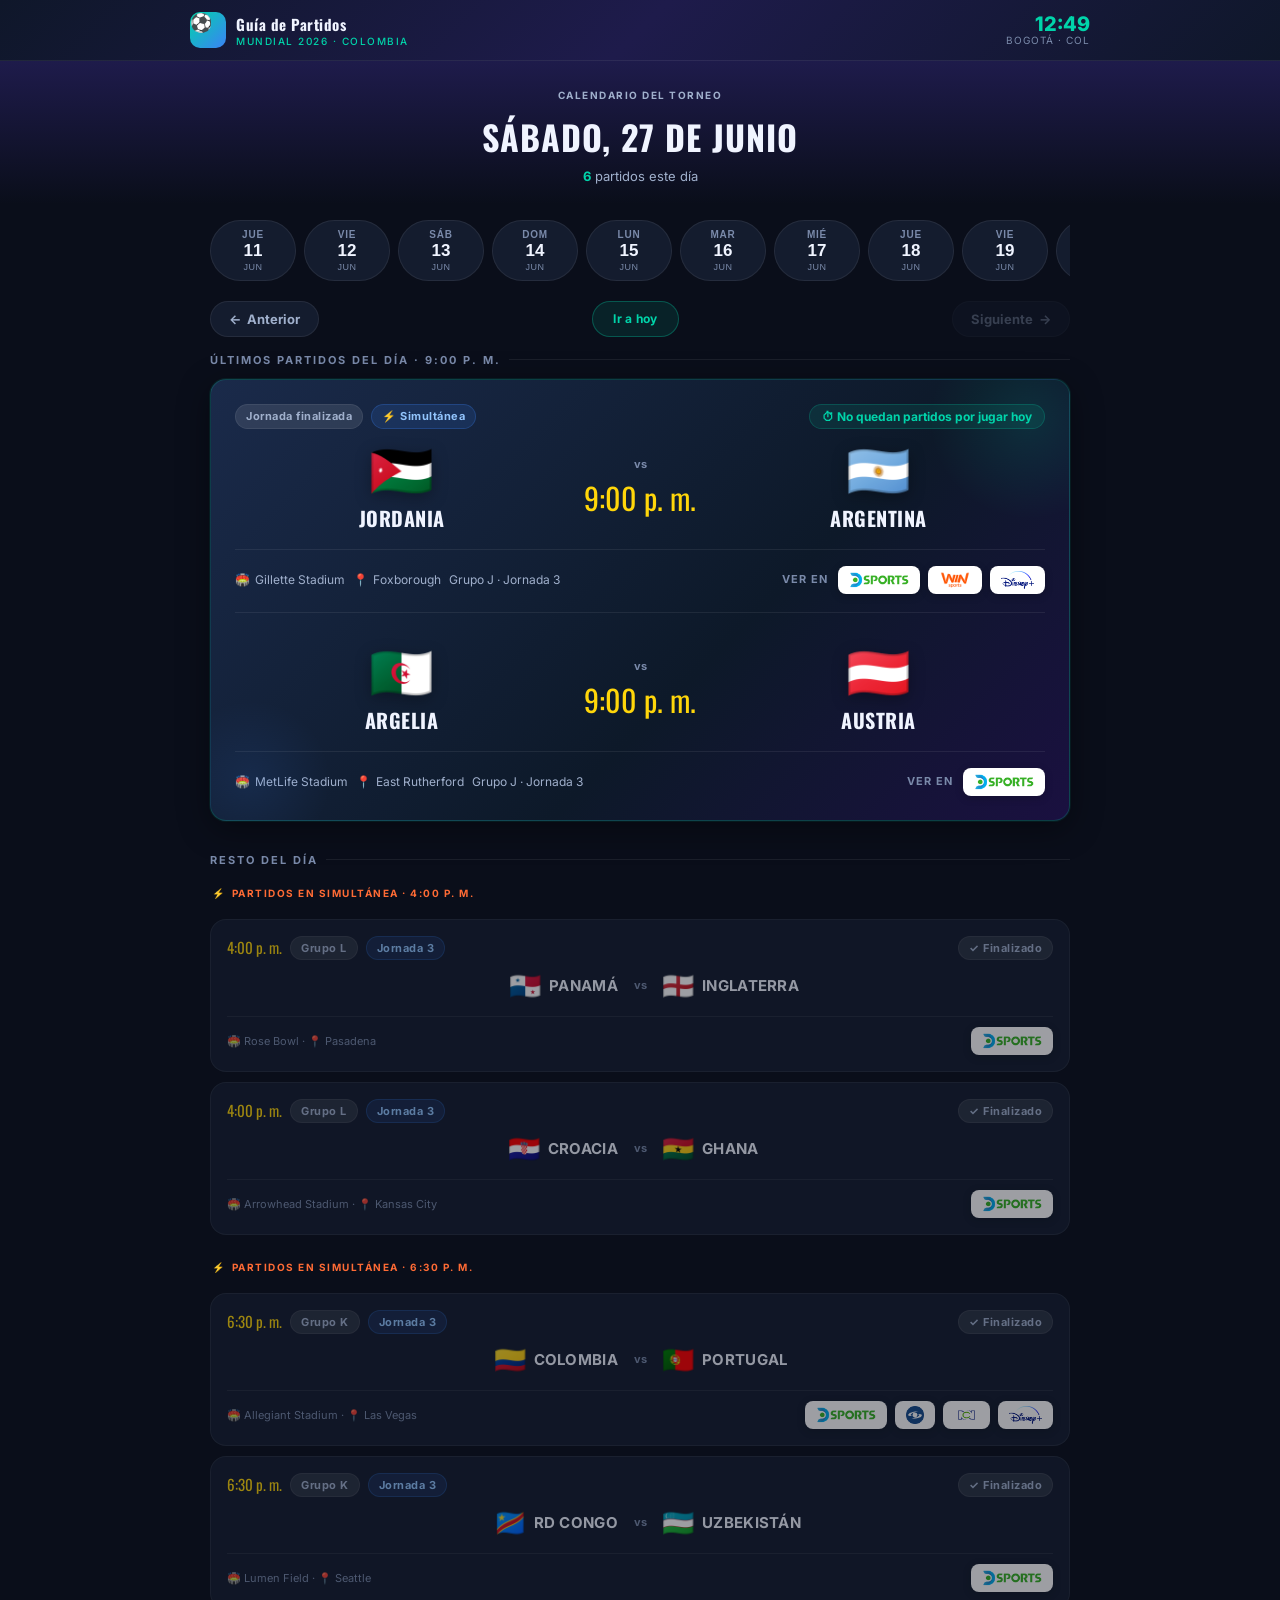
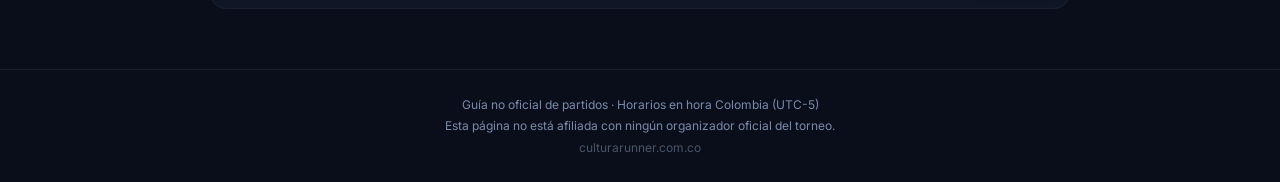
<file: index.html>
<!DOCTYPE html>
<html lang="es">
<head>
  <meta charset="UTF-8">
  <meta name="viewport" content="width=device-width, initial-scale=1.0">
  <title>Guía de Partidos 2026 · Colombia</title>
  <meta name="description" content="Guía visual de partidos del torneo internacional 2026. Horarios en hora Colombia, canales y plataformas.">
  <link rel="icon" href='data:image/svg+xml,<svg xmlns="http://www.w3.org/2000/svg" viewBox="0 0 64 64"><text y="52" font-size="52">⚽</text></svg>'>
  <link rel="preconnect" href="https://fonts.googleapis.com">
  <link rel="preconnect" href="https://fonts.gstatic.com" crossorigin>
  <link href="https://fonts.googleapis.com/css2?family=Inter:wght@400;500;600;700;800;900&family=Oswald:wght@600;700&display=swap" rel="stylesheet">
  <link rel="stylesheet" href="styles.css">
</head>
<body>
  <a class="skip-link" href="#mainContent">Saltar al contenido principal</a>

  <header class="header" aria-label="Encabezado principal">
    <div class="header-inner">
      <div class="logo-area">
        <div class="logo-icon" aria-hidden="true">⚽</div>
        <div>
          <p class="logo-text">Guía de Partidos</p>
          <p class="logo-sub">Mundial 2026 · Colombia</p>
        </div>
      </div>
      <div class="clock-area" aria-live="polite" aria-atomic="true">
        <p class="clock-time" id="clockTime">--:--</p>
        <p class="clock-label">Bogotá · COL</p>
      </div>
    </div>
  </header>

  <section class="hero" aria-labelledby="heroDate">
    <p class="eyebrow">Calendario del torneo</p>
    <h1 class="hero-date" id="heroDate">Cargando...</h1>
    <p class="hero-count" id="heroCount" aria-live="polite"></p>
  </section>

  <nav class="day-nav" aria-label="Navegación por fechas">
    <div class="day-nav-scroll" id="dayNav" role="tablist" aria-label="Días disponibles"></div>
  </nav>

  <section class="nav-buttons" aria-label="Controles de navegación">
    <button class="btn-nav" id="btnPrev" type="button">
      <span class="arrow" aria-hidden="true">←</span>
      <span>Anterior</span>
    </button>
    <div class="scroll-pill">
      <button class="today-btn" id="btnToday" type="button">Ir a hoy</button>
    </div>
    <button class="btn-nav" id="btnNext" type="button">
      <span>Siguiente</span>
      <span class="arrow" aria-hidden="true">→</span>
    </button>
  </section>

  <main class="main" id="mainContent" tabindex="-1" aria-live="polite"></main>

  <footer class="footer">
    <p>Guía no oficial de partidos · Horarios en hora Colombia (UTC-5)</p>
    <p>Esta página no está afiliada con ningún organizador oficial del torneo.</p>
    <p class="footer-site">culturarunner.com.co</p>
  </footer>

  <script src="app.js?v=2" defer></script>
</body>
</html>
</file>
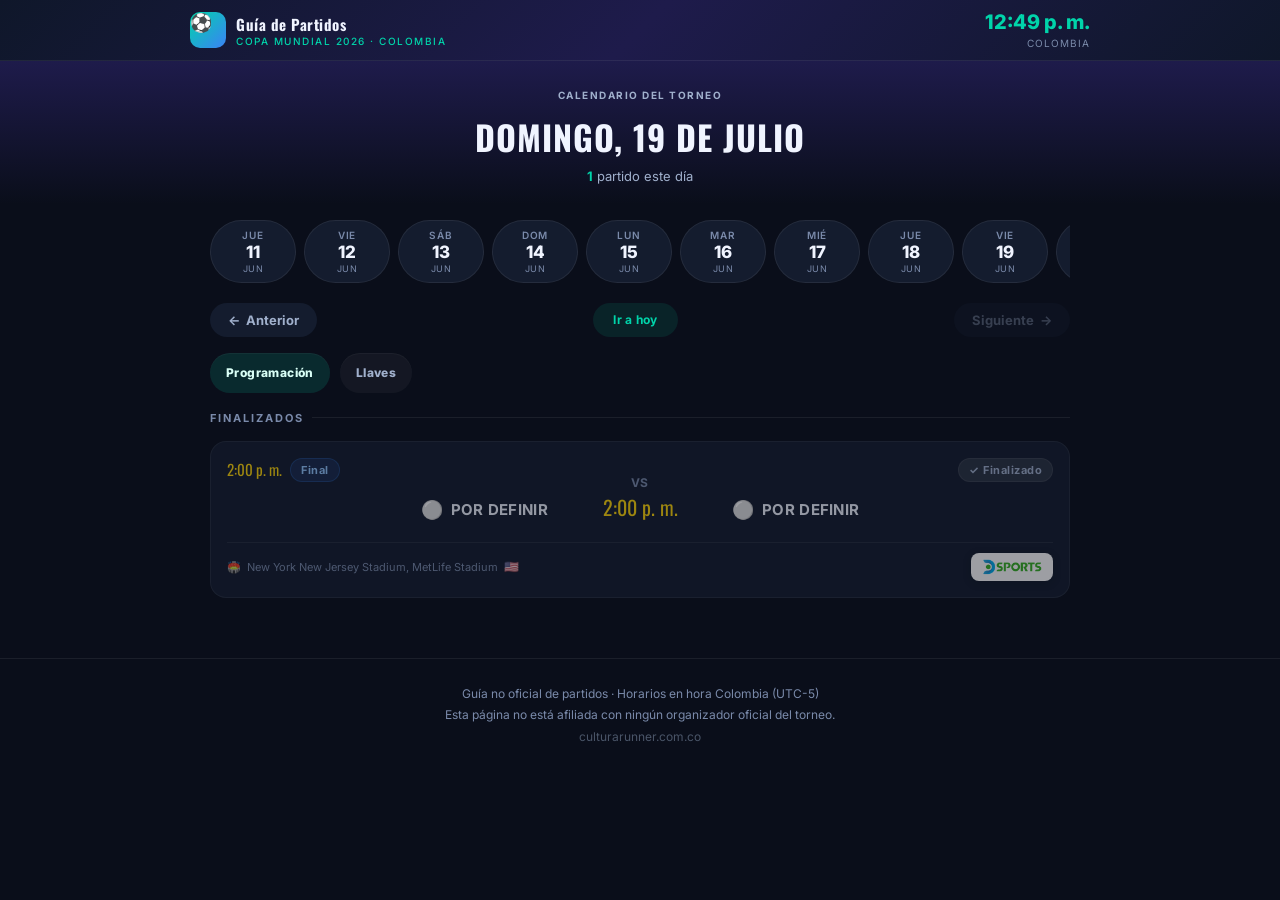
<file: site/index.html>
<!DOCTYPE html>
<html lang="es">
<head>
  <meta charset="UTF-8">
  <meta name="viewport" content="width=device-width, initial-scale=1.0">
  <title>Guía de Partidos 2026 · Colombia</title>
  <meta name="description" content="Guía visual de partidos del torneo internacional 2026. Horarios en hora Colombia, canales y plataformas.">
  <link rel="icon" href='data:image/svg+xml,<svg xmlns="http://www.w3.org/2000/svg" viewBox="0 0 64 64"><text y="52" font-size="52">⚽</text></svg>'>
  <link rel="preconnect" href="https://fonts.googleapis.com">
  <link rel="preconnect" href="https://fonts.gstatic.com" crossorigin>
  <link href="https://fonts.googleapis.com/css2?family=Inter:wght@400;500;600;700;800;900&family=Oswald:wght@600;700&display=swap" rel="stylesheet">
  <link rel="stylesheet" href="styles.css?v=20">
</head>
<body>
  <a class="skip-link" href="#mainContent">Saltar al contenido principal</a>

  <header class="header" aria-label="Encabezado principal">
    <div class="header-inner">
      <div class="logo-area">
        <div class="logo-icon" aria-hidden="true">⚽</div>
        <div>
          <p class="logo-text">Guía de Partidos</p>
          <p class="logo-sub">Copa Mundial 2026 · Colombia</p>
        </div>
      </div>
      <div class="clock-area" aria-live="polite" aria-atomic="true">
        <p class="clock-time" id="clockTime">--:--</p>
        <p class="clock-label">Colombia</p>
      </div>
    </div>
  </header>

  <section class="hero" aria-labelledby="heroDate">
    <p class="eyebrow">Calendario del torneo</p>
    <h1 class="hero-date" id="heroDate">Cargando...</h1>
    <p class="hero-count" id="heroCount" aria-live="polite"></p>
  </section>

  <nav class="day-nav" aria-label="Navegación por fechas">
    <div class="day-nav-scroll" id="dayNav" role="tablist" aria-label="Días disponibles"></div>
  </nav>

  <section class="nav-buttons" aria-label="Controles de navegación">
    <button class="btn-nav" id="btnPrev" type="button">
      <span class="arrow" aria-hidden="true">←</span>
      <span>Anterior</span>
    </button>
    <div class="scroll-pill">
      <button class="today-btn" id="btnToday" type="button">Ir a hoy</button>
    </div>
    <button class="btn-nav" id="btnNext" type="button">
      <span>Siguiente</span>
      <span class="arrow" aria-hidden="true">→</span>
    </button>
  </section>

  <section class="view-tabs" aria-label="Cambiar vista">
    <button class="view-tab is-active" id="btnScheduleView" type="button">Programación</button>
    <button class="view-tab" id="btnKnockoutView" type="button">Llaves</button>
  </section>

  <main class="main" id="mainContent" tabindex="-1" aria-live="polite"></main>

  <footer class="footer">
    <p>Guía no oficial de partidos · Horarios en hora Colombia (UTC-5)</p>
    <p>Esta página no está afiliada con ningún organizador oficial del torneo.</p>
    <p class="footer-site">culturarunner.com.co</p>
  </footer>

  <script src="config.js?v=1"></script>
  <script src="app.js?v=46" defer></script>
</body>
</html>
</file>
<file: styles.css>
:root {
  --bg: #0a0e1a;
  --bg2: #111827;
  --card: #141c2e;
  --card2: #1e2a40;
  --border: rgba(255, 255, 255, 0.07);
  --accent: #00d4aa;
  --accent2: #ff6b35;
  --accent3: #ffd60a;
  --blue: #3b82f6;
  --text: #f0f4ff;
  --muted: #7a8aaa;
  --muted2: #a0b0cc;
  --radius: 16px;
  --shadow: 0 8px 32px rgba(0, 0, 0, 0.4);
}

* {
  box-sizing: border-box;
}

html {
  scroll-behavior: smooth;
}

body {
  margin: 0;
  min-height: 100vh;
  overflow-x: hidden;
  font-family: "Inter", sans-serif;
  background: var(--bg);
  color: var(--text);
}

button,
a {
  -webkit-tap-highlight-color: transparent;
}

button:focus-visible,
a:focus-visible {
  outline: 3px solid var(--accent3);
  outline-offset: 3px;
}

.skip-link {
  position: absolute;
  left: 16px;
  top: -48px;
  z-index: 1000;
  padding: 10px 14px;
  border-radius: 999px;
  background: #fff;
  color: #111;
  font-weight: 700;
  text-decoration: none;
}

.skip-link:focus {
  top: 16px;
}

.header {
  position: sticky;
  top: 0;
  z-index: 100;
  padding: 0 20px;
  border-bottom: 1px solid var(--border);
  background: linear-gradient(135deg, #0f172a 0%, #1e1b4b 50%, #0f172a 100%);
  backdrop-filter: blur(20px);
}

.header-inner,
.day-nav,
.nav-buttons,
.main {
  max-width: 900px;
  margin: 0 auto;
}

.header-inner {
  display: flex;
  align-items: center;
  justify-content: space-between;
  min-height: 60px;
  gap: 16px;
}

.logo-area,
.fc-team,
.fc-vs,
.fc-info-item,
.badge-row,
.mc-team,
.ch-badge,
.section-label {
  display: flex;
  align-items: center;
}

.logo-area {
  gap: 10px;
}

.logo-icon {
  width: 36px;
  height: 36px;
  justify-content: center;
  border-radius: 10px;
  background: linear-gradient(135deg, var(--accent), var(--blue));
  font-size: 18px;
}

.logo-text,
.logo-sub,
.clock-time,
.clock-label,
.eyebrow,
.hero-date,
.hero-count,
.section-label,
.footer p {
  margin: 0;
}

.logo-text,
.hero-date,
.fc-team-name,
.fc-time,
.mc-time-badge {
  font-family: "Oswald", sans-serif;
}

.logo-text {
  font-size: 15px;
  font-weight: 700;
  letter-spacing: 0.5px;
}

.logo-sub,
.eyebrow {
  font-size: 10px;
  letter-spacing: 1.5px;
  text-transform: uppercase;
}

.logo-sub {
  color: var(--accent);
  font-weight: 500;
}

.clock-area {
  text-align: right;
}

.clock-time {
  font-size: 20px;
  font-weight: 800;
  line-height: 1;
  color: var(--accent);
}

.clock-label {
  font-size: 10px;
  color: var(--muted);
  text-transform: uppercase;
  letter-spacing: 1px;
}

.hero {
  padding: 28px 20px 20px;
  text-align: center;
  background: linear-gradient(180deg, #1e1b4b 0%, var(--bg) 100%);
}

.eyebrow {
  margin-bottom: 10px;
  color: var(--muted2);
  font-weight: 700;
}

.hero-date {
  font-size: clamp(24px, 5vw, 34px);
  letter-spacing: 1px;
  text-transform: uppercase;
}

.hero-count {
  margin-top: 6px;
  font-size: 13px;
  color: var(--muted2);
}

.hero-count strong {
  color: var(--accent);
}

.day-nav {
  padding: 16px 20px 8px;
}

.day-nav-scroll {
  display: flex;
  gap: 8px;
  overflow-x: auto;
  padding-bottom: 4px;
  scrollbar-width: none;
  scroll-snap-type: x mandatory;
}

.day-nav-scroll::-webkit-scrollbar {
  display: none;
}

.day-chip {
  flex-shrink: 0;
  min-width: 86px;
  padding: 8px 14px;
  border: 1.5px solid var(--border);
  border-radius: 999px;
  background: var(--card);
  color: inherit;
  cursor: pointer;
  text-align: center;
  scroll-snap-align: start;
  transition: all 0.2s ease;
}

.day-chip:hover,
.day-chip[aria-selected="true"] {
  border-color: var(--accent);
  background: var(--card2);
}

.day-chip[aria-selected="true"] {
  box-shadow: 0 0 16px rgba(0, 212, 170, 0.35);
}

.day-chip[aria-selected="true"] .dc-day,
.day-chip[aria-selected="true"] .dc-num,
.day-chip[aria-selected="true"] .dc-mes {
  color: #fff;
}

.dc-day,
.dc-mes {
  text-transform: uppercase;
  display: block;
}

.dc-day {
  font-size: 10px;
  color: var(--muted);
  letter-spacing: 0.8px;
  font-weight: 600;
}

.dc-num {
  display: block;
  margin: 2px 0 1px;
  font-size: 17px;
  font-weight: 800;
  line-height: 1.1;
}

.dc-mes {
  font-size: 9px;
  color: var(--muted);
  letter-spacing: 0.5px;
}

.dc-today {
  display: inline-flex;
  align-items: center;
  justify-content: center;
  margin-top: 5px;
  padding: 2px 7px;
  border-radius: 999px;
  background: rgba(0, 212, 170, 0.12);
  color: var(--accent);
  font-size: 8px;
  font-weight: 800;
  letter-spacing: 0.9px;
  text-transform: uppercase;
}

.day-chip[aria-selected="true"] .dc-today {
  background: rgba(255, 255, 255, 0.22);
  color: #fff;
}

.nav-buttons {
  display: flex;
  justify-content: space-between;
  gap: 10px;
  padding: 8px 20px 16px;
}

.btn-nav,
.today-btn {
  border-radius: 999px;
  font-family: inherit;
  font-weight: 700;
  cursor: pointer;
  transition: all 0.2s ease;
}

.btn-nav {
  display: flex;
  align-items: center;
  gap: 6px;
  padding: 9px 18px;
  border: 1.5px solid var(--border);
  background: var(--card);
  color: var(--muted2);
  font-size: 13px;
}

.btn-nav:hover:not(:disabled),
.today-btn:hover {
  border-color: var(--accent);
  background: var(--card2);
  color: var(--accent);
}

.btn-nav:disabled {
  opacity: 0.3;
  cursor: default;
}

.scroll-pill {
  display: flex;
  justify-content: center;
}

.today-btn {
  padding: 7px 20px;
  border: 1px solid rgba(0, 212, 170, 0.3);
  background: rgba(0, 212, 170, 0.1);
  color: var(--accent);
  font-size: 12px;
  letter-spacing: 0.3px;
}

.main {
  padding: 0 20px 60px;
}

.content-stack,
.matches-list,
.fc-info-left,
.fc-channels,
.mc-channels,
.fc-badges,
.mc-meta {
  display: flex;
  flex-wrap: wrap;
}

.content-stack,
.matches-list {
  flex-direction: column;
}

.content-stack {
  gap: 32px;
}

.matches-list {
  gap: 16px;
  margin-top: 10px;
}

.featured-wrap {
  display: flex;
  flex-direction: column;
  gap: 12px;
}

.section-label {
  gap: 8px;
  font-size: 11px;
  font-weight: 700;
  letter-spacing: 2px;
  text-transform: uppercase;
  color: var(--muted);
}

.section-label::after {
  content: "";
  flex: 1;
  height: 1px;
  background: var(--border);
}

.featured-card,
.match-card,
.empty-state,
.no-featured {
  border-radius: var(--radius);
}

.featured-card {
  position: relative;
  overflow: hidden;
  padding: 24px;
  border: 1px solid rgba(0, 212, 170, 0.2);
  background: linear-gradient(135deg, #1a2a4a 0%, #0d1929 60%, #1a1040 100%);
  box-shadow: var(--shadow), 0 0 0 1px rgba(0, 212, 170, 0.1);
}

.featured-card::before,
.featured-card::after {
  content: "";
  position: absolute;
  pointer-events: none;
}

.featured-card::before {
  top: -60px;
  right: -60px;
  width: 200px;
  height: 200px;
  background: radial-gradient(circle, rgba(0, 212, 170, 0.12) 0%, transparent 70%);
}

.featured-card::after {
  bottom: -40px;
  left: -40px;
  width: 160px;
  height: 160px;
  background: radial-gradient(circle, rgba(59, 130, 246, 0.1) 0%, transparent 70%);
}

.fc-top,
.fc-info,
.mc-top,
.mc-bottom {
  display: flex;
  justify-content: space-between;
  gap: 10px;
  flex-wrap: wrap;
}

.fc-badges,
.mc-meta,
.fc-info-left,
.fc-channels,
.mc-channels {
  gap: 8px;
}

.badge {
  display: inline-flex;
  align-items: center;
  padding: 4px 10px;
  border-radius: 999px;
  font-size: 11px;
  font-weight: 700;
  letter-spacing: 0.5px;
}

.badge-next {
  background: linear-gradient(135deg, var(--accent), #00b894);
  color: #000;
}

.badge-live {
  background: linear-gradient(135deg, #ef4444, #dc2626);
  color: #fff;
  animation: pulse-badge 1.5s infinite;
}

.badge-done,
.badge-group {
  background: rgba(255, 255, 255, 0.1);
  color: var(--muted2);
  border: 1px solid var(--border);
}

.badge-jornada {
  background: rgba(59, 130, 246, 0.15);
  color: #93c5fd;
  border: 1px solid rgba(59, 130, 246, 0.25);
}

.fc-countdown {
  padding: 4px 12px;
  border: 1px solid rgba(0, 212, 170, 0.2);
  border-radius: 999px;
  background: rgba(0, 212, 170, 0.1);
  font-size: 12px;
  font-weight: 700;
  color: var(--accent);
  white-space: nowrap;
}

.fc-block-list {
  display: flex;
  flex-direction: column;
  gap: 18px;
}

.fc-block + .fc-block {
  padding-top: 18px;
  border-top: 1px solid var(--border);
}

.fc-teams {
  display: flex;
  align-items: center;
  justify-content: center;
  gap: 16px;
  margin: 16px 0;
}

.fc-team {
  flex: 1;
  flex-direction: column;
  gap: 6px;
  text-align: center;
}

.fc-flag {
  font-size: 52px;
  line-height: 1;
  filter: drop-shadow(0 4px 8px rgba(0, 0, 0, 0.3));
}

.fc-team-name {
  font-size: clamp(14px, 3.5vw, 20px);
  font-weight: 700;
  text-transform: uppercase;
  letter-spacing: 0.5px;
}

.fc-vs {
  flex-direction: column;
  gap: 4px;
}

.fc-vs-text,
.mc-vs,
.fc-channels-label {
  font-size: 11px;
  font-weight: 700;
  color: var(--muted);
}

.mc-vs {
  display: flex;
  align-items: center;
  justify-content: center;
  min-width: 28px;
  line-height: 1;
}

.fc-time {
  font-size: clamp(22px, 5vw, 30px);
  color: var(--accent3);
}

.fc-info {
  margin-top: 16px;
  padding-top: 16px;
  border-top: 1px solid var(--border);
  align-items: center;
}

.fc-info-item {
  gap: 5px;
  font-size: 12px;
  color: var(--muted2);
}

.fc-channels-label {
  text-transform: uppercase;
  letter-spacing: 1px;
  line-height: 1;
  align-self: center;
  margin-right: 2px;
}

.simul-group {
  display: flex;
  flex-direction: column;
  gap: 10px;
}

.simul-label {
  display: flex;
  align-items: center;
  gap: 6px;
  padding-left: 2px;
  font-size: 10px;
  font-weight: 700;
  text-transform: uppercase;
  letter-spacing: 1.5px;
  color: var(--accent2);
}

.simul-label::before {
  content: "⚡";
}

.ch-badge {
  justify-content: center;
  min-height: 28px;
  padding: 4px 10px;
  border: 1px solid rgba(255, 255, 255, 0.15);
  border-radius: 8px;
  background: #fff;
  text-decoration: none;
  box-shadow: 0 2px 8px rgba(0, 0, 0, 0.2);
  transition: transform 0.15s ease, box-shadow 0.15s ease;
}

.ch-badge:hover {
  transform: translateY(-2px);
  box-shadow: 0 4px 14px rgba(0, 0, 0, 0.3);
}

.ch-badge img {
  display: block;
  width: auto;
  max-width: 60px;
  height: 18px;
  object-fit: contain;
}

.ch-fallback {
  display: none;
  font-size: 11px;
  font-weight: 800;
  color: #111;
  white-space: nowrap;
}

.match-card {
  padding: 16px;
  border: 1px solid var(--border);
  background: var(--card);
  transition: all 0.2s ease;
}

.match-card:hover {
  transform: translateY(-1px);
  border-color: rgba(0, 212, 170, 0.25);
  background: var(--card2);
  box-shadow: 0 4px 16px rgba(0, 0, 0, 0.2);
}

.match-card.is-done {
  opacity: 0.6;
}

.mc-time-badge {
  font-size: 15px;
  color: var(--accent3);
}

.mc-teams {
  display: grid;
  grid-template-columns: minmax(0, 1fr) auto minmax(0, 1fr);
  align-items: center;
  gap: 8px;
  margin-top: 8px;
}

.mc-team {
  display: inline-flex;
  gap: 8px;
  min-height: 36px;
  width: fit-content;
  max-width: 100%;
}

.mc-team.left {
  justify-self: end;
  align-self: center;
  flex-direction: row;
}

.mc-team.right {
  justify-self: start;
  align-self: center;
}

.mc-flag {
  flex-shrink: 0;
  font-size: 26px;
  line-height: 1;
}

.mc-name {
  display: inline-flex;
  align-items: center;
  font-size: clamp(12px, 2.8vw, 15px);
  line-height: 1.15;
  font-weight: 700;
  text-transform: uppercase;
  letter-spacing: 0.3px;
}

.mc-bottom {
  margin-top: 12px;
  padding-top: 10px;
  border-top: 1px solid var(--border);
  align-items: center;
}

.mc-venue {
  font-size: 11px;
  color: var(--muted);
}

.empty-state,
.no-featured {
  padding: 32px 20px;
  text-align: center;
  border: 1px dashed var(--border);
  background: var(--card);
  color: var(--muted);
}

.empty-state .icon {
  margin-bottom: 16px;
  font-size: 48px;
}

.footer {
  padding: 24px 20px;
  border-top: 1px solid var(--border);
  text-align: center;
  font-size: 12px;
  line-height: 1.8;
  color: var(--muted);
}

.footer-site {
  margin-top: 8px;
  color: #4a5568;
}

.fade-in {
  animation: fadeIn 0.3s ease;
}

@keyframes fadeIn {
  from {
    opacity: 0;
    transform: translateY(8px);
  }
  to {
    opacity: 1;
    transform: translateY(0);
  }
}

@keyframes pulse-badge {
  0%,
  100% {
    opacity: 1;
  }
  50% {
    opacity: 0.7;
  }
}

@media (max-width: 640px) {
  .nav-buttons {
    flex-wrap: wrap;
  }

  .nav-buttons > * {
    flex: 1 1 100%;
    justify-content: center;
  }
}

@media (max-width: 480px) {
  .header {
    padding-inline: 16px;
  }

  .main,
  .day-nav,
  .nav-buttons,
  .hero {
    padding-inline: 16px;
  }

  .featured-card {
    padding: 18px;
  }

  .fc-flag {
    font-size: 38px;
  }

  .fc-team-name {
    font-size: 13px;
  }

  .fc-time {
    font-size: 22px;
  }

  .mc-flag {
    font-size: 22px;
  }

  .mc-name {
    font-size: 12px;
  }
}

@media (prefers-reduced-motion: reduce) {
  html {
    scroll-behavior: auto;
  }

  *,
  *::before,
  *::after {
    animation: none !important;
    transition: none !important;
  }
}
</file>
<file: site/styles.css>
:root {
  --bg: #0a0e1a;
  --bg2: #111827;
  --card: #141c2e;
  --card2: #1e2a40;
  --border: rgba(255, 255, 255, 0.07);
  --accent: #00d4aa;
  --accent2: #ff6b35;
  --accent3: #ffd60a;
  --blue: #3b82f6;
  --text: #f0f4ff;
  --muted: #7a8aaa;
  --muted2: #a0b0cc;
  --radius: 16px;
  --shadow: 0 8px 32px rgba(0, 0, 0, 0.4);
}

* {
  box-sizing: border-box;
}

html {
  scroll-behavior: smooth;
}

body {
  margin: 0;
  min-height: 100vh;
  overflow-x: hidden;
  font-family: "Inter", sans-serif;
  background: var(--bg);
  color: var(--text);
}

button,
a {
  -webkit-tap-highlight-color: transparent;
}

button {
  font: inherit;
  color: inherit;
}

button.view-tab,
button.btn-nav,
button.today-btn {
  appearance: none;
  -webkit-appearance: none;
  border: 0;
  cursor: pointer;
}

button:focus-visible,
a:focus-visible {
  outline: 3px solid var(--accent3);
  outline-offset: 3px;
}

.skip-link {
  position: absolute;
  left: 16px;
  top: -48px;
  z-index: 1000;
  padding: 10px 14px;
  border-radius: 999px;
  background: #fff;
  color: #111;
  font-weight: 700;
  text-decoration: none;
}

.skip-link:focus {
  top: 16px;
}

.header {
  position: sticky;
  top: 0;
  z-index: 100;
  padding: 0 20px;
  border-bottom: 1px solid var(--border);
  background: linear-gradient(135deg, #0f172a 0%, #1e1b4b 50%, #0f172a 100%);
  backdrop-filter: blur(20px);
}

.header-inner,
.day-nav,
.nav-buttons,
.main {
  max-width: 900px;
  margin: 0 auto;
}

body.is-knockout-view .main {
  max-width: 1320px;
}

.header-inner {
  display: flex;
  align-items: center;
  justify-content: space-between;
  min-height: 60px;
  gap: 16px;
}

.logo-area,
.fc-team,
.fc-vs,
.fc-info-item,
.badge-row,
.mc-team,
.ch-badge,
.section-label {
  display: flex;
  align-items: center;
}

.logo-area {
  gap: 10px;
}

.logo-icon {
  width: 36px;
  height: 36px;
  justify-content: center;
  border-radius: 10px;
  background: linear-gradient(135deg, var(--accent), var(--blue));
  font-size: 18px;
}

.logo-text,
.logo-sub,
.clock-time,
.clock-label,
.eyebrow,
.hero-date,
.hero-count,
.section-label,
.footer p {
  margin: 0;
}

.logo-text,
.hero-date,
.fc-team-name,
.fc-time,
.mc-time-badge {
  font-family: "Oswald", sans-serif;
}

.logo-text {
  font-size: 15px;
  font-weight: 700;
  letter-spacing: 0.5px;
}

.logo-sub,
.eyebrow {
  font-size: 10px;
  letter-spacing: 1.5px;
  text-transform: uppercase;
}

.logo-sub {
  color: var(--accent);
  font-weight: 500;
}

.clock-area {
  text-align: right;
}

.clock-time {
  display: block;
  font-size: 20px;
  font-weight: 800;
  line-height: 1;
  color: var(--accent);
}

.clock-label {
  display: block;
  margin-top: 6px;
  font-size: 10px;
  color: var(--muted);
  text-transform: uppercase;
  letter-spacing: 1px;
  line-height: 1;
}

.hero {
  padding: 28px 20px 20px;
  text-align: center;
  background: linear-gradient(180deg, #1e1b4b 0%, var(--bg) 100%);
}

.eyebrow {
  margin-bottom: 10px;
  color: var(--muted2);
  font-weight: 700;
}

.hero-date {
  font-size: clamp(24px, 5vw, 34px);
  letter-spacing: 1px;
  text-transform: uppercase;
}

.hero-count {
  margin-top: 6px;
  font-size: 13px;
  color: var(--muted2);
}

.hero-count strong {
  color: var(--accent);
}

.day-nav {
  padding: 16px 20px 8px;
}

.day-nav-scroll {
  display: flex;
  gap: 8px;
  overflow-x: auto;
  padding-bottom: 4px;
  scrollbar-width: none;
  scroll-snap-type: x mandatory;
}

.day-nav-scroll::-webkit-scrollbar {
  display: none;
}

.day-chip {
  flex-shrink: 0;
  min-width: 86px;
  padding: 8px 14px;
  border: 1.5px solid var(--border);
  border-radius: 999px;
  background: var(--card);
  color: inherit;
  cursor: pointer;
  text-align: center;
  scroll-snap-align: start;
  transition: all 0.2s ease;
}

.day-chip:hover,
.day-chip[aria-selected="true"] {
  border-color: var(--accent);
  background: var(--card2);
}

.day-chip[aria-selected="true"] {
  box-shadow: 0 0 16px rgba(0, 212, 170, 0.35);
}

.day-chip[aria-selected="true"] .dc-day,
.day-chip[aria-selected="true"] .dc-num,
.day-chip[aria-selected="true"] .dc-mes {
  color: #fff;
}

.dc-day,
.dc-mes {
  text-transform: uppercase;
  display: block;
}

.dc-day {
  font-size: 10px;
  color: var(--muted);
  letter-spacing: 0.8px;
  font-weight: 600;
}

.dc-num {
  display: block;
  margin: 2px 0 1px;
  font-size: 17px;
  font-weight: 800;
  line-height: 1.1;
}

.dc-mes {
  font-size: 9px;
  color: var(--muted);
  letter-spacing: 0.5px;
}

.dc-today {
  display: inline-flex;
  align-items: center;
  justify-content: center;
  margin-top: 5px;
  padding: 2px 7px;
  border-radius: 999px;
  background: rgba(0, 212, 170, 0.12);
  color: var(--accent);
  font-size: 8px;
  font-weight: 800;
  letter-spacing: 0.9px;
  text-transform: uppercase;
}

.day-chip[aria-selected="true"] .dc-today {
  background: rgba(255, 255, 255, 0.22);
  color: #fff;
}

.nav-buttons {
  display: flex;
  justify-content: space-between;
  gap: 10px;
  padding: 8px 20px 16px;
}

.btn-nav,
.today-btn {
  border-radius: 999px;
  font-family: inherit;
  font-weight: 700;
  cursor: pointer;
  transition: all 0.2s ease;
}

.btn-nav {
  display: flex;
  align-items: center;
  gap: 6px;
  padding: 9px 18px;
  border: 1.5px solid var(--border);
  background: var(--card);
  color: var(--muted2);
  font-size: 13px;
}

.btn-nav:hover:not(:disabled),
.today-btn:hover {
  border-color: var(--accent);
  background: var(--card2);
  color: var(--accent);
}

.btn-nav:disabled {
  opacity: 0.3;
  cursor: default;
}

.scroll-pill {
  display: flex;
  justify-content: center;
}

.today-btn {
  padding: 7px 20px;
  border: 1px solid rgba(0, 212, 170, 0.3);
  background: rgba(0, 212, 170, 0.1);
  color: var(--accent);
  font-size: 12px;
  letter-spacing: 0.3px;
}

.main {
  padding: 0 20px 60px;
}

.view-tabs {
  display: flex;
  gap: 10px;
  padding: 0 20px 18px;
  max-width: 900px;
  margin: 0 auto;
}

body.is-knockout-view .view-tabs {
  max-width: 1320px;
}

.view-tab {
  flex: 0 0 auto;
  min-height: 40px;
  padding: 0 16px;
  border: 1px solid var(--border);
  border-radius: 999px;
  background: rgba(255, 255, 255, 0.04);
  color: var(--muted2);
  font-size: 12px;
  font-weight: 800;
  letter-spacing: 0.4px;
  box-shadow: 0 1px 0 rgba(255, 255, 255, 0.04) inset;
}

.view-tab.is-active {
  border-color: rgba(0, 212, 170, 0.35);
  background: rgba(0, 212, 170, 0.14);
  color: #d9fff6;
}

.content-stack,
.matches-list,
.fc-info-left,
.fc-channels,
.mc-channels,
.fc-badges,
.mc-meta {
  display: flex;
  flex-wrap: wrap;
}

.content-stack,
.matches-list {
  flex-direction: column;
}

.content-stack {
  gap: 36px;
}

.matches-list {
  gap: 18px;
  margin-top: 16px;
}

.featured-wrap {
  display: flex;
  flex-direction: column;
  gap: 12px;
}

.section-label {
  gap: 8px;
  font-size: 11px;
  font-weight: 700;
  letter-spacing: 2px;
  text-transform: uppercase;
  color: var(--muted);
}

.section-label::after {
  content: "";
  flex: 1;
  height: 1px;
  background: var(--border);
}

.featured-card,
.match-card,
.empty-state,
.no-featured {
  border-radius: var(--radius);
}

.featured-card {
  position: relative;
  overflow: hidden;
  padding: 24px;
  border: 1px solid rgba(0, 212, 170, 0.2);
  background: linear-gradient(135deg, #1a2a4a 0%, #0d1929 60%, #1a1040 100%);
  box-shadow: var(--shadow), 0 0 0 1px rgba(0, 212, 170, 0.1);
}

.featured-card::before,
.featured-card::after {
  content: "";
  position: absolute;
  pointer-events: none;
}

.featured-card::before {
  top: -60px;
  right: -60px;
  width: 200px;
  height: 200px;
  background: radial-gradient(circle, rgba(0, 212, 170, 0.12) 0%, transparent 70%);
}

.featured-card::after {
  bottom: -40px;
  left: -40px;
  width: 160px;
  height: 160px;
  background: radial-gradient(circle, rgba(59, 130, 246, 0.1) 0%, transparent 70%);
}

.fc-top,
.fc-info,
.mc-top,
.mc-bottom {
  display: flex;
  justify-content: space-between;
  gap: 10px;
  flex-wrap: wrap;
}

.fc-badges,
.mc-meta,
.fc-info-left,
.fc-channels,
.mc-channels {
  gap: 8px;
}

.badge {
  display: inline-flex;
  align-items: center;
  padding: 4px 10px;
  border-radius: 999px;
  font-size: 11px;
  font-weight: 700;
  letter-spacing: 0.5px;
}

.badge-next {
  background: linear-gradient(135deg, var(--accent), #00b894);
  color: #000;
}

.badge-live {
  background: linear-gradient(135deg, #ef4444, #dc2626);
  color: #fff;
  animation: pulse-badge 1.5s infinite;
}

.badge-done,
.badge-group {
  background: rgba(255, 255, 255, 0.1);
  color: var(--muted2);
  border: 1px solid var(--border);
}

.badge-jornada {
  background: rgba(59, 130, 246, 0.15);
  color: #93c5fd;
  border: 1px solid rgba(59, 130, 246, 0.25);
}

.fc-countdown {
  padding: 4px 12px;
  border: 1px solid rgba(0, 212, 170, 0.2);
  border-radius: 999px;
  background: rgba(0, 212, 170, 0.1);
  font-size: 12px;
  font-weight: 700;
  color: var(--accent);
  white-space: nowrap;
}

.fc-block-list {
  display: flex;
  flex-direction: column;
  gap: 18px;
}

.fc-block + .fc-block {
  padding-top: 18px;
  border-top: 1px solid var(--border);
}

.fc-teams {
  display: flex;
  align-items: center;
  justify-content: center;
  gap: 16px;
  margin: 16px 0;
}

.fc-team {
  flex: 1;
  flex-direction: column;
  gap: 6px;
  text-align: center;
}

.fc-flag {
  font-size: 52px;
  line-height: 1;
  filter: drop-shadow(0 4px 8px rgba(0, 0, 0, 0.3));
}

.fc-flag-stack {
  display: inline-flex;
  justify-content: center;
  align-items: center;
  gap: 4px;
  min-height: 52px;
  flex-wrap: wrap;
  max-width: 110px;
}

.fc-flag-stack .flag-stack-item {
  font-size: 38px;
  line-height: 1;
  filter: drop-shadow(0 4px 8px rgba(0, 0, 0, 0.3));
}

.fc-team-name {
  font-size: clamp(14px, 3.5vw, 20px);
  font-weight: 700;
  text-transform: uppercase;
  letter-spacing: 0.5px;
}

.fc-vs {
  flex-direction: column;
  gap: 4px;
}

.fc-vs-text,
.mc-vs,
.fc-channels-label {
  font-size: 11px;
  font-weight: 700;
  color: var(--muted);
}

.mc-vs {
  display: flex;
  align-items: center;
  justify-content: center;
  min-width: 28px;
  line-height: 1;
}

.mc-center {
  display: flex;
  flex-direction: column;
  align-items: center;
  justify-content: center;
  min-width: 84px;
  gap: 4px;
  text-align: center;
  align-self: center;
}

.mc-center-sub {
  font-size: 10px;
  font-weight: 700;
  color: var(--muted);
  line-height: 1;
  text-transform: uppercase;
  letter-spacing: 0.4px;
}

.mc-center-main {
  font-family: "Oswald", sans-serif;
  font-size: clamp(18px, 4vw, 24px);
  line-height: 1;
  color: var(--accent3);
}

.mc-score {
  letter-spacing: 0.8px;
}

.mc-center.is-score {
  min-width: 96px;
}

.mc-center.is-final {
  gap: 8px;
  transform: translateY(-12px);
}

.mc-center.is-final .mc-center-sub {
  font-size: 11px;
  letter-spacing: 0.9px;
}

.mc-center.is-schedule {
  min-width: 168px;
  gap: 8px;
  transform: translateY(-13px);
}

.mc-center.is-schedule .mc-center-sub {
  font-size: 12px;
}

.mc-center.is-schedule .mc-center-main {
  font-size: clamp(16px, 3.2vw, 20px);
}

.fc-time {
  font-size: clamp(22px, 5vw, 30px);
  color: var(--accent3);
}

.fc-score {
  letter-spacing: 1px;
}

.fc-info {
  margin-top: 16px;
  padding-top: 16px;
  border-top: 1px solid var(--border);
  align-items: center;
}

.fc-info-item {
  gap: 5px;
  font-size: 12px;
  color: var(--muted2);
}

.fc-channels-label {
  text-transform: uppercase;
  letter-spacing: 1px;
  line-height: 1;
  align-self: center;
  margin-right: 2px;
}

.simul-group {
  display: flex;
  flex-direction: column;
  gap: 10px;
}

.simul-label {
  display: flex;
  align-items: center;
  gap: 6px;
  padding-left: 2px;
  font-size: 10px;
  font-weight: 700;
  text-transform: uppercase;
  letter-spacing: 1.5px;
  color: var(--accent2);
}

.simul-label::before {
  content: "⚡";
}

.bracket-section {
  display: grid;
  gap: 16px;
}

.bracket-header {
  display: grid;
  gap: 6px;
}

.bracket-subtitle {
  margin: 0;
  font-size: 12px;
  color: var(--muted2);
}

.bracket-scroll {
  overflow-x: auto;
  padding-bottom: 8px;
}

.bracket-frame-svg {
  width: 100%;
  min-width: 1320px;
}

.bracket-svg {
  width: 100%;
  height: auto;
  display: block;
}

.round-title {
  font-size: 12px;
  font-weight: 900;
  letter-spacing: 2px;
  fill: var(--muted2);
}

.small-title {
  font-size: 11px;
  letter-spacing: 2px;
  fill: var(--muted);
  font-weight: 900;
}

.box,
.box-soft,
.box-pending,
.box-hot,
.final-card,
.champ {
  vector-effect: non-scaling-stroke;
}

.box {
  fill: #141c2e;
  stroke: rgba(255, 255, 255, 0.12);
  stroke-width: 1.5;
}

.box-pending {
  fill: #0e1726;
  stroke: rgba(160, 176, 204, 0.22);
  stroke-width: 1.2;
  stroke-dasharray: 5 5;
}

.box-hot {
  fill: #0f2a2d;
  stroke: rgba(0, 212, 170, 0.8);
  stroke-width: 2;
}

.final-card {
  fill: #111827;
  stroke: rgba(0, 212, 170, 0.36);
  stroke-width: 2;
}

.final-text,
.final-date {
  fill: #fff;
}

.final-text {
  font-size: 17px;
  font-weight: 900;
  letter-spacing: 1.4px;
}

.final-date {
  font-size: 12px;
  font-weight: 800;
  letter-spacing: 0.8px;
}

.champ {
  fill: #0d1323;
  stroke: rgba(255, 214, 10, 0.55);
  stroke-width: 1.6;
  stroke-dasharray: 7 6;
}

.line {
  fill: none;
  stroke: rgba(160, 176, 204, 0.52);
  stroke-width: 2.2;
  stroke-linecap: round;
  stroke-linejoin: round;
}

.line.hot {
  stroke: rgba(0, 212, 170, 0.95);
  stroke-width: 3;
}

.legend {
  display: flex;
  flex-wrap: wrap;
  gap: 14px 22px;
  color: var(--muted2);
  font-size: 12px;
  font-weight: 700;
  letter-spacing: 0.2px;
  padding: 0 2px;
}

.legend .dot {
  width: 10px;
  height: 10px;
  border-radius: 999px;
  display: inline-block;
  margin-right: 8px;
}

.legend .green {
  background: var(--accent);
}

.legend .gray {
  background: var(--muted2);
}

.legend .yellow {
  background: var(--accent3);
}

.team {
  font-size: 13px;
  font-weight: 900;
  fill: var(--text);
  text-transform: uppercase;
}

.team.small {
  font-size: 12px;
}

.team.loser {
  fill: var(--muted);
  opacity: 0.6;
}

.score {
  font-family: "Oswald", sans-serif;
  font-size: 13px;
  font-weight: 700;
  fill: var(--accent3);
}

.flag {
  font-size: 19px;
}

.pending {
  font-size: 12px;
  font-weight: 900;
  letter-spacing: 2px;
  fill: var(--muted);
  text-transform: uppercase;
}

.matchid {
  font-size: 10px;
  font-weight: 900;
  letter-spacing: 1.8px;
  fill: var(--muted);
}

.ch-badge {
  justify-content: center;
  min-height: 28px;
  padding: 4px 10px;
  border: 1px solid rgba(255, 255, 255, 0.15);
  border-radius: 8px;
  background: #fff;
  text-decoration: none;
  box-shadow: 0 2px 8px rgba(0, 0, 0, 0.2);
  transition: transform 0.15s ease, box-shadow 0.15s ease;
}

.ch-badge:hover {
  transform: translateY(-2px);
  box-shadow: 0 4px 14px rgba(0, 0, 0, 0.3);
}

.ch-badge img {
  display: block;
  width: auto;
  max-width: 60px;
  height: 18px;
  object-fit: contain;
}

.ch-fallback {
  display: none;
  font-size: 11px;
  font-weight: 800;
  color: #111;
  white-space: nowrap;
}

.match-card {
  padding: 16px;
  border: 1px solid var(--border);
  background: var(--card);
  transition: all 0.2s ease;
}

.match-card:hover {
  transform: translateY(-1px);
  border-color: rgba(0, 212, 170, 0.25);
  background: var(--card2);
  box-shadow: 0 4px 16px rgba(0, 0, 0, 0.2);
}

.match-card.is-done {
  opacity: 0.6;
}

.mc-time-badge {
  font-size: 15px;
  color: var(--accent3);
}

.mc-teams {
  display: grid;
  grid-template-columns: minmax(0, 1fr) auto minmax(0, 1fr);
  align-items: center;
  gap: 8px;
  margin-top: 8px;
}

.mc-team {
  display: inline-flex;
  gap: 8px;
  min-height: 36px;
  width: fit-content;
  max-width: 100%;
}

.mc-team.left {
  justify-self: end;
  align-self: center;
  flex-direction: row;
}

.mc-team.right {
  justify-self: start;
  align-self: center;
}

.mc-flag {
  flex-shrink: 0;
  font-size: 26px;
  line-height: 1;
}

.mc-flag-stack {
  display: inline-flex;
  align-items: center;
  gap: 3px;
  min-height: 26px;
  flex-wrap: wrap;
  max-width: 66px;
}

.mc-flag-stack .flag-stack-item {
  font-size: 18px;
  line-height: 1;
}

.mc-name {
  display: inline-flex;
  align-items: center;
  font-size: clamp(12px, 2.8vw, 15px);
  line-height: 1.15;
  font-weight: 700;
  text-transform: uppercase;
  letter-spacing: 0.3px;
}

.mc-bottom {
  margin-top: 12px;
  padding-top: 10px;
  border-top: 1px solid var(--border);
  align-items: center;
}

.mc-venue {
  display: inline-flex;
  align-items: center;
  gap: 6px;
  font-size: 11px;
  color: var(--muted);
}

.mc-venue-flag {
  font-size: 12px;
  line-height: 1;
}

.empty-state,
.no-featured {
  padding: 32px 20px;
  text-align: center;
  border: 1px dashed var(--border);
  background: var(--card);
  color: var(--muted);
}

.empty-state .icon {
  margin-bottom: 16px;
  font-size: 48px;
}

.footer {
  padding: 24px 20px;
  border-top: 1px solid var(--border);
  text-align: center;
  font-size: 12px;
  line-height: 1.8;
  color: var(--muted);
}

.footer-site {
  margin-top: 8px;
  color: #4a5568;
}

.fade-in {
  animation: fadeIn 0.3s ease;
}

@keyframes fadeIn {
  from {
    opacity: 0;
    transform: translateY(8px);
  }
  to {
    opacity: 1;
    transform: translateY(0);
  }
}

@keyframes pulse-badge {
  0%,
  100% {
    opacity: 1;
  }
  50% {
    opacity: 0.7;
  }
}

@media (max-width: 640px) {
  .view-tabs {
    padding-inline: 16px;
  }

  .nav-buttons {
    flex-wrap: wrap;
  }

  .nav-buttons > * {
    flex: 1 1 100%;
    justify-content: center;
  }
}

@media (max-width: 480px) {
  .header {
    padding-inline: 16px;
  }

  .main,
  .view-tabs,
  .day-nav,
  .nav-buttons,
  .hero {
    padding-inline: 16px;
  }

  .featured-card {
    padding: 18px;
  }

  .fc-flag {
    font-size: 38px;
  }

  .fc-flag-stack {
    min-height: 38px;
    max-width: 88px;
  }

  .fc-flag-stack .flag-stack-item {
    font-size: 28px;
  }

  .fc-team-name {
    font-size: 13px;
  }

  .fc-time {
    font-size: 22px;
  }

  .day-chip {
    min-width: 78px;
    padding: 8px 10px;
  }

  .dc-num {
    font-size: 15px;
  }

  .dc-today {
    margin-top: 4px;
    padding: 2px 6px;
    font-size: 7px;
  }

  .bracket-columns {
    grid-template-columns: 1fr;
  }

  .bracket-frame-svg {
    min-width: 1120px;
  }

  .match-card {
    padding: 14px;
  }

  .mc-top {
    align-items: flex-start;
  }

  .mc-meta {
    row-gap: 6px;
  }

  .mc-teams {
    grid-template-columns: minmax(0, 1fr) minmax(88px, auto) minmax(0, 1fr);
    gap: 10px;
    margin-top: 14px;
  }

  .mc-center {
    min-width: 88px;
    gap: 4px;
    transform: none;
  }

  .mc-center.is-schedule,
  .mc-center.is-final,
  .mc-center.is-score,
  .mc-center.is-live {
    min-width: 88px;
    gap: 4px;
    transform: none;
  }

  .mc-center-sub {
    font-size: 10px;
  }

  .mc-center-main {
    font-size: clamp(16px, 6vw, 20px);
  }

  .mc-flag {
    font-size: 22px;
  }

  .mc-flag-stack {
    min-height: 22px;
    max-width: 54px;
  }

  .mc-flag-stack .flag-stack-item {
    font-size: 15px;
  }

  .mc-name {
    font-size: 12px;
  }
}

@media (prefers-reduced-motion: reduce) {
  html {
    scroll-behavior: auto;
  }

  *,
  *::before,
  *::after {
    animation: none !important;
    transition: none !important;
  }
}
</file>
